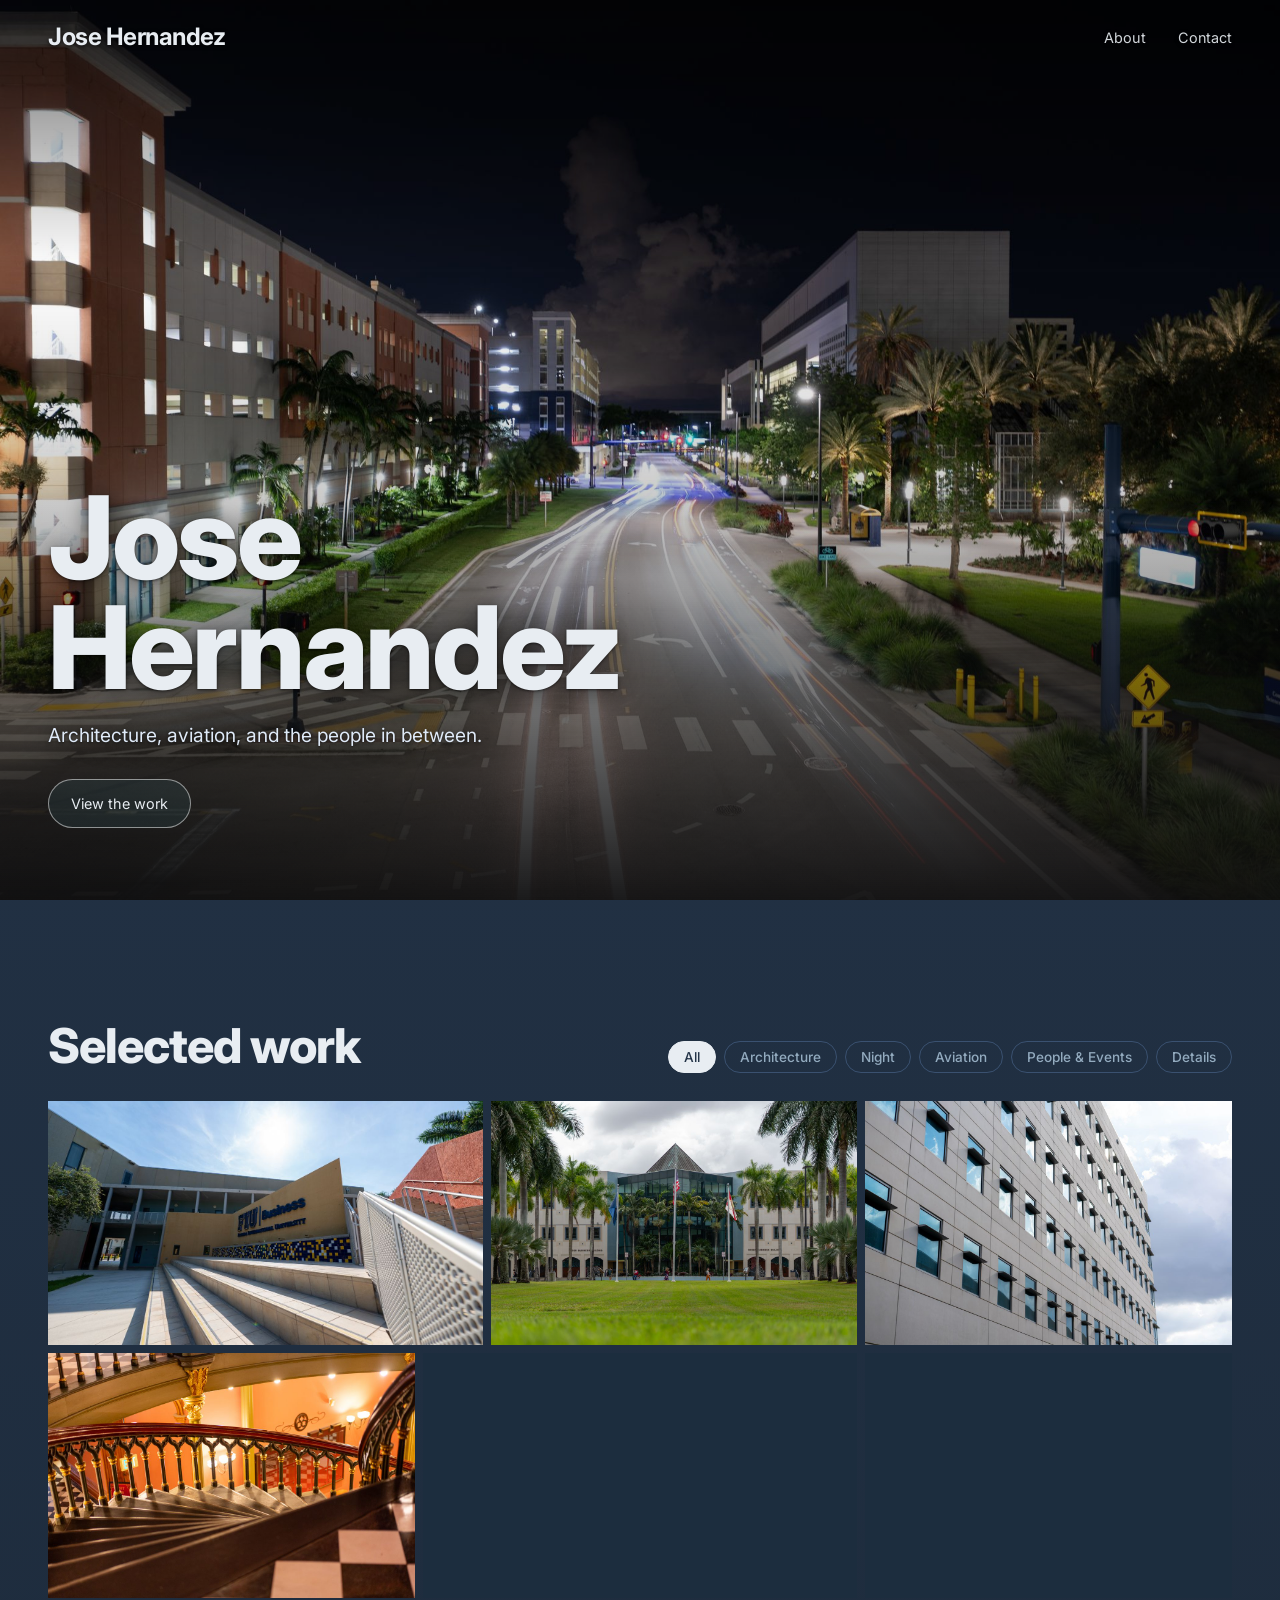
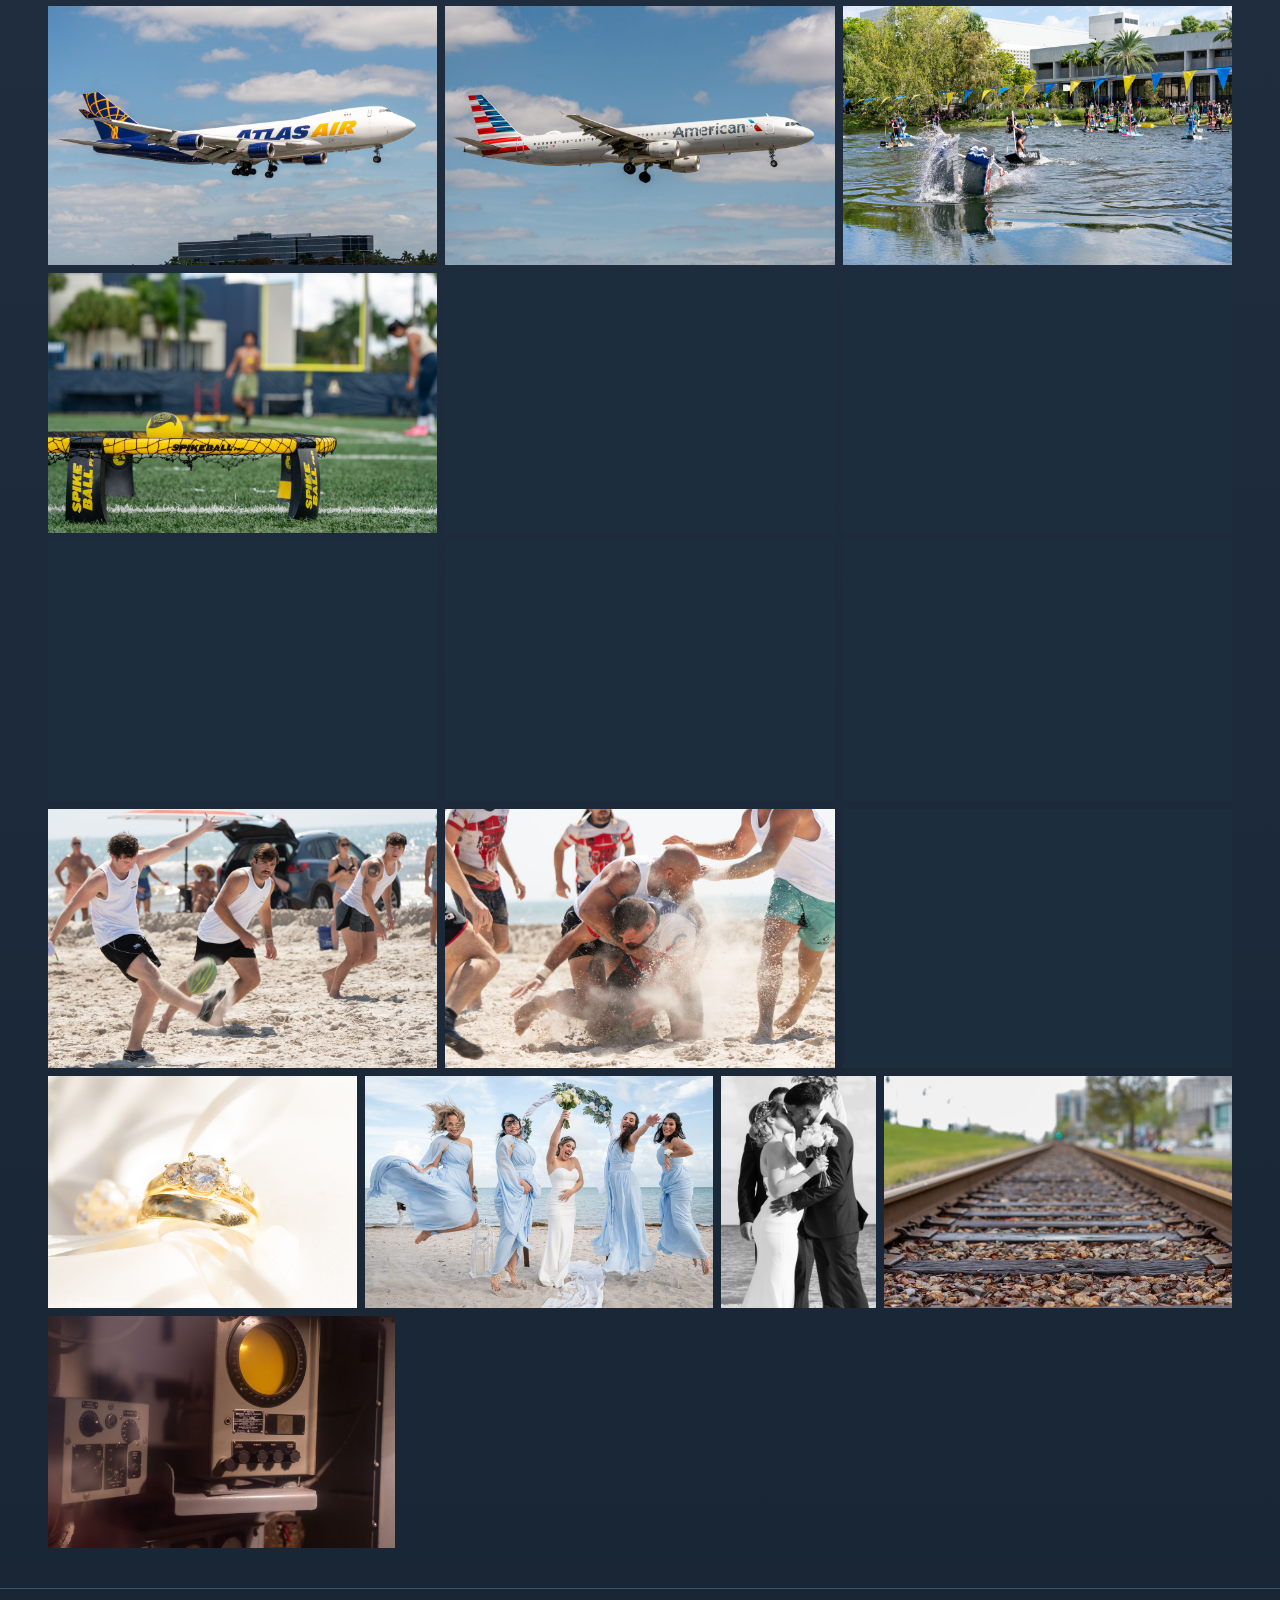
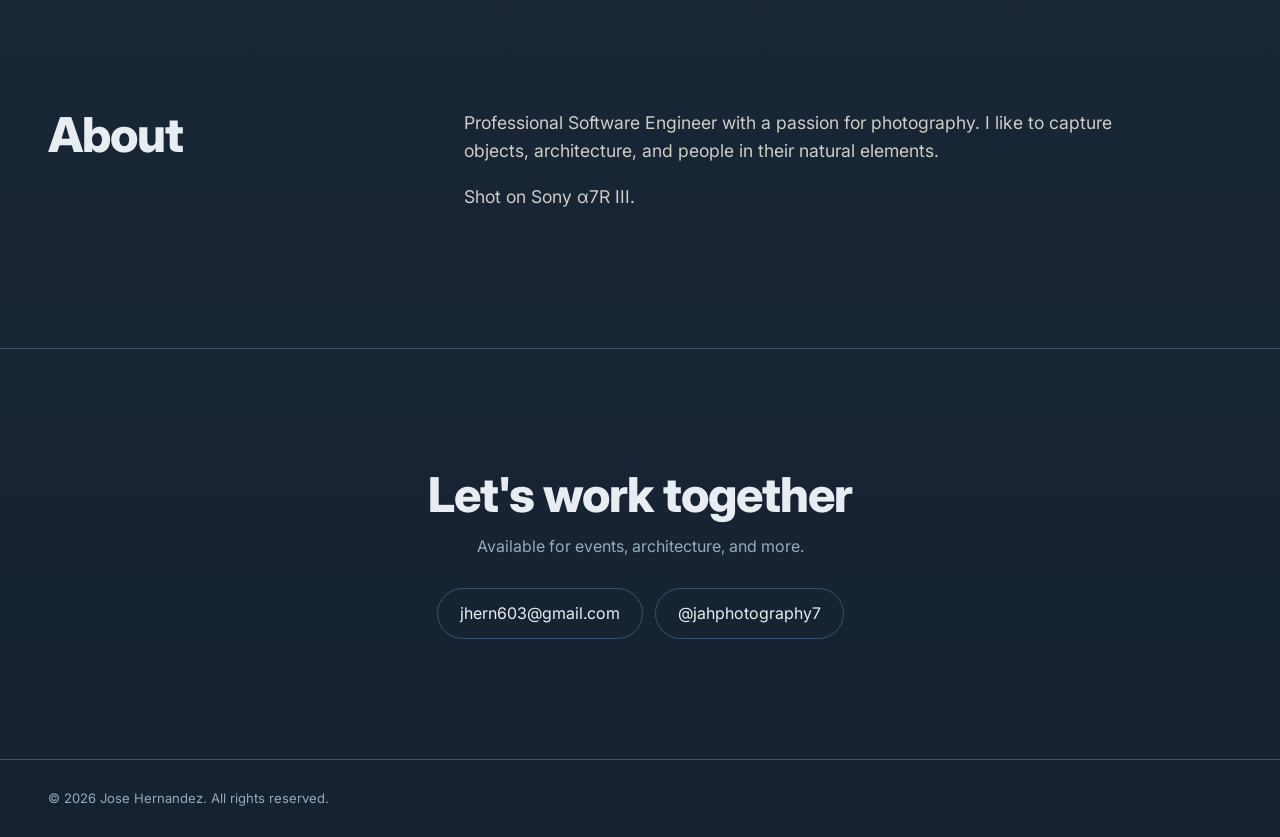
<file: index.html>
<!doctype html>
<html lang="en">
<head>
  <meta charset="utf-8">
  <meta name="viewport" content="width=device-width, initial-scale=1">
  <meta name="color-scheme" content="dark">
  <title>Jose Hernandez — Architecture, Aviation &amp; Event Photography</title>
  <meta name="description" content="Photography portfolio of Jose Hernandez: architecture, aviation, night scenes, weddings, and sports, with the camera settings behind each shot.">
  <meta name="author" content="Jose Hernandez">
  <meta name="theme-color" content="#243448">
  <meta name="robots" content="index, follow">
  <meta property="og:type" content="website">
  <meta property="og:site_name" content="Jose Hernandez Photography">
  <meta property="og:locale" content="en_US">
  <meta property="og:title" content="Jose Hernandez — Architecture, Aviation &amp; Event Photography">
  <meta property="og:description" content="Photography portfolio of Jose Hernandez: architecture, aviation, night scenes, weddings, and sports, with the camera settings behind each shot.">
  <meta property="og:url" content="https://photos.josehernandez.dev/">
  <meta name="twitter:card" content="summary_large_image">
  <meta name="twitter:title" content="Jose Hernandez — Architecture, Aviation &amp; Event Photography">
  <meta name="twitter:description" content="Photography portfolio of Jose Hernandez: architecture, aviation, night scenes, weddings, and sports, with the camera settings behind each shot.">
  <!-- build:social -->
  <meta property="og:image" content="https://photos.josehernandez.dev/img/thumb/dsc01164.jpg">
  <meta property="og:image:width" content="1200">
  <meta property="og:image:height" content="675">
  <meta property="og:image:alt" content="Campus After Dark by Jose Hernandez">
  <meta name="twitter:image" content="https://photos.josehernandez.dev/img/thumb/dsc01164.jpg">
  <meta name="twitter:image:alt" content="Campus After Dark by Jose Hernandez">
  <script type="application/ld+json">{"@context": "https://schema.org", "@type": "ImageGallery", "name": "Jose Hernandez Photography", "description": "Architecture, aviation, and the people in between.", "url": "https://photos.josehernandez.dev/", "inLanguage": "en", "author": {"@type": "Person", "name": "Jose Hernandez", "url": "https://josehernandez.dev/", "sameAs": ["https://instagram.com/jahphotography7"]}, "image": [{"@type": "ImageObject", "contentUrl": "https://photos.josehernandez.dev/img/large/dsc00184.jpg", "thumbnailUrl": "https://photos.josehernandez.dev/img/thumb/dsc00184.jpg", "name": "College of Business", "description": "Low-angle view of wide concrete steps and a perforated metal railing leading to the FIU College of Business, under a sunlit blue sky.", "creator": {"@type": "Person", "name": "Jose Hernandez", "url": "https://josehernandez.dev/", "sameAs": ["https://instagram.com/jahphotography7"]}, "creditText": "Jose Hernandez", "copyrightNotice": "© Jose Hernandez"}, {"@type": "ImageObject", "contentUrl": "https://photos.josehernandez.dev/img/large/dsc01559.jpg", "thumbnailUrl": "https://photos.josehernandez.dev/img/thumb/dsc01559.jpg", "name": "Ryder Business Building", "description": "Glass-fronted building with a pyramid roof and flagpoles, framed by tall palm trees across a green lawn.", "creator": {"@type": "Person", "name": "Jose Hernandez", "url": "https://josehernandez.dev/", "sameAs": ["https://instagram.com/jahphotography7"]}, "creditText": "Jose Hernandez", "copyrightNotice": "© Jose Hernandez"}, {"@type": "ImageObject", "contentUrl": "https://photos.josehernandez.dev/img/large/dsc02883.jpg", "thumbnailUrl": "https://photos.josehernandez.dev/img/thumb/dsc02883.jpg", "name": "Window Rhythm", "description": "Upward angle along a grey multi-storey facade with repeating rows of shaded windows against a cloudy sky.", "creator": {"@type": "Person", "name": "Jose Hernandez", "url": "https://josehernandez.dev/", "sameAs": ["https://instagram.com/jahphotography7"]}, "creditText": "Jose Hernandez", "copyrightNotice": "© Jose Hernandez"}, {"@type": "ImageObject", "contentUrl": "https://photos.josehernandez.dev/img/large/dsc07317.jpg", "thumbnailUrl": "https://photos.josehernandez.dev/img/thumb/dsc07317.jpg", "name": "Spiral Stair", "description": "Ornate spiral staircase with a wrought-iron and gold railing, curving above a checkered floor in warm orange light.", "creator": {"@type": "Person", "name": "Jose Hernandez", "url": "https://josehernandez.dev/", "sameAs": ["https://instagram.com/jahphotography7"]}, "creditText": "Jose Hernandez", "copyrightNotice": "© Jose Hernandez"}, {"@type": "ImageObject", "contentUrl": "https://photos.josehernandez.dev/img/large/dsc01164.jpg", "thumbnailUrl": "https://photos.josehernandez.dev/img/thumb/dsc01164.jpg", "name": "Campus After Dark", "description": "Long-exposure night view down an empty campus road, with white light trails between lit buildings and palm trees.", "creator": {"@type": "Person", "name": "Jose Hernandez", "url": "https://josehernandez.dev/", "sameAs": ["https://instagram.com/jahphotography7"]}, "creditText": "Jose Hernandez", "copyrightNotice": "© Jose Hernandez"}, {"@type": "ImageObject", "contentUrl": "https://photos.josehernandez.dev/img/large/dsc01713.jpg", "thumbnailUrl": "https://photos.josehernandez.dev/img/thumb/dsc01713.jpg", "name": "Panther on Watch", "description": "Bronze panther statue on a round stone base at night, in front of a brightly lit convocation center.", "creator": {"@type": "Person", "name": "Jose Hernandez", "url": "https://josehernandez.dev/", "sameAs": ["https://instagram.com/jahphotography7"]}, "creditText": "Jose Hernandez", "copyrightNotice": "© Jose Hernandez"}, {"@type": "ImageObject", "contentUrl": "https://photos.josehernandez.dev/img/large/dsc06287.jpg", "thumbnailUrl": "https://photos.josehernandez.dev/img/thumb/dsc06287.jpg", "name": "Atlas 747 on Final", "description": "Atlas Air Boeing 747 with its landing gear down on final approach, against a partly cloudy blue sky.", "creator": {"@type": "Person", "name": "Jose Hernandez", "url": "https://josehernandez.dev/", "sameAs": ["https://instagram.com/jahphotography7"]}, "creditText": "Jose Hernandez", "copyrightNotice": "© Jose Hernandez"}, {"@type": "ImageObject", "contentUrl": "https://photos.josehernandez.dev/img/large/dsc06305.jpg", "thumbnailUrl": "https://photos.josehernandez.dev/img/thumb/dsc06305.jpg", "name": "American A321", "description": "American Airlines Airbus A321 with its landing gear down, flying against a blue sky with scattered clouds.", "creator": {"@type": "Person", "name": "Jose Hernandez", "url": "https://josehernandez.dev/", "sameAs": ["https://instagram.com/jahphotography7"]}, "creditText": "Jose Hernandez", "copyrightNotice": "© Jose Hernandez"}, {"@type": "ImageObject", "contentUrl": "https://photos.josehernandez.dev/img/large/dsc05187.jpg", "thumbnailUrl": "https://photos.josehernandez.dev/img/thumb/dsc05187.jpg", "name": "Cardboard Regatta", "description": "Cardboard boat breaking apart in a splash on a campus lake, as other paddlers race and crowds watch under colorful pennants.", "creator": {"@type": "Person", "name": "Jose Hernandez", "url": "https://josehernandez.dev/", "sameAs": ["https://instagram.com/jahphotography7"]}, "creditText": "Jose Hernandez", "copyrightNotice": "© Jose Hernandez"}, {"@type": "ImageObject", "contentUrl": "https://photos.josehernandez.dev/img/large/dsc04282.jpg", "thumbnailUrl": "https://photos.josehernandez.dev/img/thumb/dsc04282.jpg", "name": "Spikeball", "description": "Yellow Spikeball net and ball at ground level on a turf field, with blurred players and a goalpost behind.", "creator": {"@type": "Person", "name": "Jose Hernandez", "url": "https://josehernandez.dev/", "sameAs": ["https://instagram.com/jahphotography7"]}, "creditText": "Jose Hernandez", "copyrightNotice": "© Jose Hernandez"}, {"@type": "ImageObject", "contentUrl": "https://photos.josehernandez.dev/img/large/dsc06600-1.jpg", "thumbnailUrl": "https://photos.josehernandez.dev/img/thumb/dsc06600-1.jpg", "name": "Whiteboard Session", "description": "Overhead view of two people at a table, one writing project notes directly on the whiteboard surface next to a laptop.", "creator": {"@type": "Person", "name": "Jose Hernandez", "url": "https://josehernandez.dev/", "sameAs": ["https://instagram.com/jahphotography7"]}, "creditText": "Jose Hernandez", "copyrightNotice": "© Jose Hernandez"}, {"@type": "ImageObject", "contentUrl": "https://photos.josehernandez.dev/img/large/dsc06619-1.jpg", "thumbnailUrl": "https://photos.josehernandez.dev/img/thumb/dsc06619-1.jpg", "name": "The Build", "description": "Person with sunglasses on their head concentrating as they assemble a small red frame by hand in a bright room.", "creator": {"@type": "Person", "name": "Jose Hernandez", "url": "https://josehernandez.dev/", "sameAs": ["https://instagram.com/jahphotography7"]}, "creditText": "Jose Hernandez", "copyrightNotice": "© Jose Hernandez"}, {"@type": "ImageObject", "contentUrl": "https://photos.josehernandez.dev/img/large/dsc01380.jpg", "thumbnailUrl": "https://photos.josehernandez.dev/img/thumb/dsc01380.jpg", "name": "The Blitz", "description": "Rugby player in black carrying the ball on a grass field, squaring up to a defender in a light blue striped jersey.", "creator": {"@type": "Person", "name": "Jose Hernandez", "url": "https://josehernandez.dev/", "sameAs": ["https://instagram.com/jahphotography7"]}, "creditText": "Jose Hernandez", "copyrightNotice": "© Jose Hernandez"}, {"@type": "ImageObject", "contentUrl": "https://photos.josehernandez.dev/img/large/dsc00017.jpg", "thumbnailUrl": "https://photos.josehernandez.dev/img/thumb/dsc00017.jpg", "name": "The Tackle", "description": "Rugby player in yellow sprinting away with the ball as tacklers in black and a teammate fall to the grass behind.", "creator": {"@type": "Person", "name": "Jose Hernandez", "url": "https://josehernandez.dev/", "sameAs": ["https://instagram.com/jahphotography7"]}, "creditText": "Jose Hernandez", "copyrightNotice": "© Jose Hernandez"}, {"@type": "ImageObject", "contentUrl": "https://photos.josehernandez.dev/img/large/dsc02885.jpg", "thumbnailUrl": "https://photos.josehernandez.dev/img/thumb/dsc02885.jpg", "name": "Spawnpoint", "description": "Player lying in the sand on a beach, looking up as other players' legs run past and kick up sand.", "creator": {"@type": "Person", "name": "Jose Hernandez", "url": "https://josehernandez.dev/", "sameAs": ["https://instagram.com/jahphotography7"]}, "creditText": "Jose Hernandez", "copyrightNotice": "© Jose Hernandez"}, {"@type": "ImageObject", "contentUrl": "https://photos.josehernandez.dev/img/large/dsc02804.jpg", "thumbnailUrl": "https://photos.josehernandez.dev/img/thumb/dsc02804.jpg", "name": "Flying Watermelon", "description": "Player on a beach kicking a watermelon like a rugby ball as two others watch, with parked cars and the sea behind.", "creator": {"@type": "Person", "name": "Jose Hernandez", "url": "https://josehernandez.dev/", "sameAs": ["https://instagram.com/jahphotography7"]}, "creditText": "Jose Hernandez", "copyrightNotice": "© Jose Hernandez"}, {"@type": "ImageObject", "contentUrl": "https://photos.josehernandez.dev/img/large/dsc02722.jpg", "thumbnailUrl": "https://photos.josehernandez.dev/img/thumb/dsc02722.jpg", "name": "Ball Drop", "description": "Beach rugby players crashing to the ground in a tackle, surrounded by a cloud of sand as teammates close in.", "creator": {"@type": "Person", "name": "Jose Hernandez", "url": "https://josehernandez.dev/", "sameAs": ["https://instagram.com/jahphotography7"]}, "creditText": "Jose Hernandez", "copyrightNotice": "© Jose Hernandez"}, {"@type": "ImageObject", "contentUrl": "https://photos.josehernandez.dev/img/large/dsc04749.jpg", "thumbnailUrl": "https://photos.josehernandez.dev/img/thumb/dsc04749.jpg", "name": "Mr & Mrs", "description": "Black and white photo of a round wedding table sign reading Mrs & Mr on sand, with a floral invitation card on top.", "creator": {"@type": "Person", "name": "Jose Hernandez", "url": "https://josehernandez.dev/", "sameAs": ["https://instagram.com/jahphotography7"]}, "creditText": "Jose Hernandez", "copyrightNotice": "© Jose Hernandez"}, {"@type": "ImageObject", "contentUrl": "https://photos.josehernandez.dev/img/large/dsc04775-edit.jpg", "thumbnailUrl": "https://photos.josehernandez.dev/img/thumb/dsc04775-edit.jpg", "name": "The Wedding Rings", "description": "Close-up of gold wedding rings, one set with three round diamonds, resting on soft ivory fabric beside pearls.", "creator": {"@type": "Person", "name": "Jose Hernandez", "url": "https://josehernandez.dev/", "sameAs": ["https://instagram.com/jahphotography7"]}, "creditText": "Jose Hernandez", "copyrightNotice": "© Jose Hernandez"}, {"@type": "ImageObject", "contentUrl": "https://photos.josehernandez.dev/img/large/dsc05376.jpg", "thumbnailUrl": "https://photos.josehernandez.dev/img/thumb/dsc05376.jpg", "name": "Celebration", "description": "Bride in a white dress holding her bouquet high on a beach while bridesmaids in light blue gowns jump and cheer beside her.", "creator": {"@type": "Person", "name": "Jose Hernandez", "url": "https://josehernandez.dev/", "sameAs": ["https://instagram.com/jahphotography7"]}, "creditText": "Jose Hernandez", "copyrightNotice": "© Jose Hernandez"}, {"@type": "ImageObject", "contentUrl": "https://photos.josehernandez.dev/img/large/dsc04949.jpg", "thumbnailUrl": "https://photos.josehernandez.dev/img/thumb/dsc04949.jpg", "name": "The Promised Kiss", "description": "Black and white photo of a bride and groom kissing at a beach ceremony, the bride holding a bouquet, the sea behind them.", "creator": {"@type": "Person", "name": "Jose Hernandez", "url": "https://josehernandez.dev/", "sameAs": ["https://instagram.com/jahphotography7"]}, "creditText": "Jose Hernandez", "copyrightNotice": "© Jose Hernandez"}, {"@type": "ImageObject", "contentUrl": "https://photos.josehernandez.dev/img/large/dsc07324.jpg", "thumbnailUrl": "https://photos.josehernandez.dev/img/thumb/dsc07324.jpg", "name": "Vanishing Point", "description": "Ground-level view along railroad tracks and gravel, converging into a blurred skyline in the distance.", "creator": {"@type": "Person", "name": "Jose Hernandez", "url": "https://josehernandez.dev/", "sameAs": ["https://instagram.com/jahphotography7"]}, "creditText": "Jose Hernandez", "copyrightNotice": "© Jose Hernandez"}, {"@type": "ImageObject", "contentUrl": "https://photos.josehernandez.dev/img/large/dsc07372.jpg", "thumbnailUrl": "https://photos.josehernandez.dev/img/thumb/dsc07372.jpg", "name": "Radar Scope", "description": "Vintage radar scope with a glowing amber screen and a control panel of black dials in a dim equipment room.", "creator": {"@type": "Person", "name": "Jose Hernandez", "url": "https://josehernandez.dev/", "sameAs": ["https://instagram.com/jahphotography7"]}, "creditText": "Jose Hernandez", "copyrightNotice": "© Jose Hernandez"}]}</script>
  <!-- /build:social -->
  <link rel="canonical" href="https://photos.josehernandez.dev/">
  <link rel="icon" type="image/svg+xml" href="favicon.svg">
  <link rel="preconnect" href="https://fonts.googleapis.com">
  <link rel="preconnect" href="https://fonts.gstatic.com" crossorigin>
  <link href="https://fonts.googleapis.com/css2?family=Inter:wght@400;500;600;700;800;900&display=swap" rel="stylesheet">
  <link rel="stylesheet" href="assets/style.css?v=8c003dc8bd">
</head>
<body>
  <a class="skip-link" href="#main-content">Skip to main content</a>
  <header class="topbar">
    <a class="brand" href="#main-content" data-site="name">Jose Hernandez</a>
    <nav aria-label="Main">
      <a href="https://josehernandez.dev/">About</a>
      <a href="mailto:jhern603@gmail.com">Contact</a>
    </nav>
  </header>

  <main id="main-content" tabindex="-1">
    <section class="hero">
      <!-- build:hero -->
      <img class="hero-img" id="hero-img" src="img/large/dsc01164.jpg" srcset="img/thumb/dsc01164.jpg 1200w, img/large/dsc01164.jpg 2400w" sizes="max(100vw, 178vh)" width="1200" height="675" alt="Long-exposure night view down an empty campus road, with white light trails between lit buildings and palm trees." fetchpriority="high">
      <!-- /build:hero -->
      <div class="hero-shade"></div>
      <div class="hero-text">
        <h1 data-site="name">Jose Hernandez</h1>
        <p class="tagline" data-site="tagline">Architecture, aviation, and the people in between.</p>
        <a class="cta" href="#work">View the work</a>
      </div>
    </section>

    <section id="work" class="work">
      <div class="work-head">
        <h2>Selected work</h2>
        <div class="filters" id="filters" role="group" aria-label="Filter photos by category"></div>
      </div>
      <p class="visually-hidden" id="gallery-status" role="status"></p>
      <div class="gallery" id="gallery"></div>
      <!-- build:noscript -->
        <noscript><ul class="noscript-gallery">
          <li><a href="img/large/dsc00184.jpg"><img src="img/thumb/dsc00184.jpg" alt="Low-angle view of wide concrete steps and a perforated metal railing leading to the FIU College of Business, under a sunlit blue sky." width="1200" height="675" loading="lazy" decoding="async">College of Business</a></li>
          <li><a href="img/large/dsc01559.jpg"><img src="img/thumb/dsc01559.jpg" alt="Glass-fronted building with a pyramid roof and flagpoles, framed by tall palm trees across a green lawn." width="1200" height="800" loading="lazy" decoding="async">Ryder Business Building</a></li>
          <li><a href="img/large/dsc02883.jpg"><img src="img/thumb/dsc02883.jpg" alt="Upward angle along a grey multi-storey facade with repeating rows of shaded windows against a cloudy sky." width="1200" height="800" loading="lazy" decoding="async">Window Rhythm</a></li>
          <li><a href="img/large/dsc07317.jpg"><img src="img/thumb/dsc07317.jpg" alt="Ornate spiral staircase with a wrought-iron and gold railing, curving above a checkered floor in warm orange light." width="1200" height="800" loading="lazy" decoding="async">Spiral Stair</a></li>
          <li><a href="img/large/dsc01164.jpg"><img src="img/thumb/dsc01164.jpg" alt="Long-exposure night view down an empty campus road, with white light trails between lit buildings and palm trees." width="1200" height="675" loading="lazy" decoding="async">Campus After Dark</a></li>
          <li><a href="img/large/dsc01713.jpg"><img src="img/thumb/dsc01713.jpg" alt="Bronze panther statue on a round stone base at night, in front of a brightly lit convocation center." width="1200" height="800" loading="lazy" decoding="async">Panther on Watch</a></li>
          <li><a href="img/large/dsc06287.jpg"><img src="img/thumb/dsc06287.jpg" alt="Atlas Air Boeing 747 with its landing gear down on final approach, against a partly cloudy blue sky." width="1200" height="800" loading="lazy" decoding="async">Atlas 747 on Final</a></li>
          <li><a href="img/large/dsc06305.jpg"><img src="img/thumb/dsc06305.jpg" alt="American Airlines Airbus A321 with its landing gear down, flying against a blue sky with scattered clouds." width="1200" height="800" loading="lazy" decoding="async">American A321</a></li>
          <li><a href="img/large/dsc05187.jpg"><img src="img/thumb/dsc05187.jpg" alt="Cardboard boat breaking apart in a splash on a campus lake, as other paddlers race and crowds watch under colorful pennants." width="1200" height="800" loading="lazy" decoding="async">Cardboard Regatta</a></li>
          <li><a href="img/large/dsc04282.jpg"><img src="img/thumb/dsc04282.jpg" alt="Yellow Spikeball net and ball at ground level on a turf field, with blurred players and a goalpost behind." width="1200" height="800" loading="lazy" decoding="async">Spikeball</a></li>
          <li><a href="img/large/dsc06600-1.jpg"><img src="img/thumb/dsc06600-1.jpg" alt="Overhead view of two people at a table, one writing project notes directly on the whiteboard surface next to a laptop." width="1200" height="800" loading="lazy" decoding="async">Whiteboard Session</a></li>
          <li><a href="img/large/dsc06619-1.jpg"><img src="img/thumb/dsc06619-1.jpg" alt="Person with sunglasses on their head concentrating as they assemble a small red frame by hand in a bright room." width="1200" height="800" loading="lazy" decoding="async">The Build</a></li>
          <li><a href="img/large/dsc01380.jpg"><img src="img/thumb/dsc01380.jpg" alt="Rugby player in black carrying the ball on a grass field, squaring up to a defender in a light blue striped jersey." width="1200" height="800" loading="lazy" decoding="async">The Blitz</a></li>
          <li><a href="img/large/dsc00017.jpg"><img src="img/thumb/dsc00017.jpg" alt="Rugby player in yellow sprinting away with the ball as tacklers in black and a teammate fall to the grass behind." width="1200" height="800" loading="lazy" decoding="async">The Tackle</a></li>
          <li><a href="img/large/dsc02885.jpg"><img src="img/thumb/dsc02885.jpg" alt="Player lying in the sand on a beach, looking up as other players&#x27; legs run past and kick up sand." width="1200" height="800" loading="lazy" decoding="async">Spawnpoint</a></li>
          <li><a href="img/large/dsc02804.jpg"><img src="img/thumb/dsc02804.jpg" alt="Player on a beach kicking a watermelon like a rugby ball as two others watch, with parked cars and the sea behind." width="1200" height="800" loading="lazy" decoding="async">Flying Watermelon</a></li>
          <li><a href="img/large/dsc02722.jpg"><img src="img/thumb/dsc02722.jpg" alt="Beach rugby players crashing to the ground in a tackle, surrounded by a cloud of sand as teammates close in." width="1200" height="800" loading="lazy" decoding="async">Ball Drop</a></li>
          <li><a href="img/large/dsc04749.jpg"><img src="img/thumb/dsc04749.jpg" alt="Black and white photo of a round wedding table sign reading Mrs &amp; Mr on sand, with a floral invitation card on top." width="1200" height="800" loading="lazy" decoding="async">Mr &amp; Mrs</a></li>
          <li><a href="img/large/dsc04775-edit.jpg"><img src="img/thumb/dsc04775-edit.jpg" alt="Close-up of gold wedding rings, one set with three round diamonds, resting on soft ivory fabric beside pearls." width="1200" height="900" loading="lazy" decoding="async">The Wedding Rings</a></li>
          <li><a href="img/large/dsc05376.jpg"><img src="img/thumb/dsc05376.jpg" alt="Bride in a white dress holding her bouquet high on a beach while bridesmaids in light blue gowns jump and cheer beside her." width="1200" height="800" loading="lazy" decoding="async">Celebration</a></li>
          <li><a href="img/large/dsc04949.jpg"><img src="img/thumb/dsc04949.jpg" alt="Black and white photo of a bride and groom kissing at a beach ceremony, the bride holding a bouquet, the sea behind them." width="800" height="1200" loading="lazy" decoding="async">The Promised Kiss</a></li>
          <li><a href="img/large/dsc07324.jpg"><img src="img/thumb/dsc07324.jpg" alt="Ground-level view along railroad tracks and gravel, converging into a blurred skyline in the distance." width="1200" height="800" loading="lazy" decoding="async">Vanishing Point</a></li>
          <li><a href="img/large/dsc07372.jpg"><img src="img/thumb/dsc07372.jpg" alt="Vintage radar scope with a glowing amber screen and a control panel of black dials in a dim equipment room." width="1200" height="800" loading="lazy" decoding="async">Radar Scope</a></li>
        </ul></noscript>
      <!-- /build:noscript -->
    </section>

    <section id="about" class="about">
      <h2>About</h2>
      <div class="about-body">
        <p>Professional Software Engineer with a passion for photography. I like to capture objects, architecture, and people in their natural elements.</p>
        <p>Shot on <span id="gear">Sony mirrorless</span>.</p>
      </div>
    </section>

    <section id="contact" class="contact">
      <h2>Let's work together</h2>
      <p>Available for events, architecture, and more.</p>
      <div class="contact-links">
        <!-- build:contact -->
        <a href="mailto:jhern603@gmail.com">jhern603@gmail.com</a>
        <a href="https://instagram.com/jahphotography7" target="_blank" rel="noopener">@jahphotography7<span class="visually-hidden"> on Instagram (opens in a new tab)</span></a>
        <!-- /build:contact -->
      </div>
    </section>
  </main>

  <footer class="footer">
    <span>&copy; <span id="year">2026</span> <span data-site="name">Jose Hernandez</span>. All rights reserved.</span>
  </footer>

  <dialog class="lightbox" id="lightbox" aria-label="Photo viewer">
    <button class="lb-close" data-action="close" aria-label="Close">&times;</button>
    <button class="lb-nav lb-prev" data-action="prev" aria-label="Previous photo">&#8249;</button>
    <figure class="lb-figure">
      <img id="lb-img" alt="">
      <figcaption>
        <div aria-live="polite">
          <span class="visually-hidden" id="lb-position"></span>
          <span class="lb-title" id="lb-title"></span>
          <span class="lb-cat" id="lb-cat"></span>
        </div>
        <div class="lb-exif" id="lb-exif"></div>
      </figcaption>
    </figure>
    <button class="lb-nav lb-next" data-action="next" aria-label="Next photo">&#8250;</button>
  </dialog>

  <script src="photos.js?v=e43e3db528"></script>
  <script src="assets/app.js?v=1697d8c5d6"></script>
</body>
</html>
</file>
<file: assets/style.css>
:root {
  --bg: #243448;
  --surface: #1c2d3e;
  --text: #e8edf2;
  --muted: #93abbf;
  --line: #3a5170;
  --accent: #5bb8d4;
  --row: clamp(160px, 18vw, 320px);
  --gap: 8px;
  --sans: "Inter", system-ui, -apple-system, "Segoe UI", sans-serif;
}

* { box-sizing: border-box; }
html { scroll-behavior: smooth; scroll-padding-top: 88px; }
body {
  margin: 0;
  background: linear-gradient(180deg, #243448 0%, #162230 100%);
  color: var(--text);
  font: 400 16px/1.6 var(--sans);
  -webkit-font-smoothing: antialiased;
}
a { color: inherit; }
img { display: block; max-width: 100%; }
h1, h2 { font-family: var(--sans); font-weight: 800; letter-spacing: -0.02em; margin: 0; }
h2 { font-size: clamp(2rem, 4vw, 3rem); line-height: 1.1; }
button, input { font: inherit; }

.skip-link {
  position: absolute;
  left: 24px;
  top: -100px;
  z-index: 30;
  background: var(--surface);
  color: var(--text);
  border: 1px solid var(--accent);
  border-radius: 8px;
  padding: 10px 14px;
  text-decoration: none;
}
.skip-link:focus { top: 12px; }
:focus-visible { outline: 2px solid var(--accent); outline-offset: 3px; }
/* <main> only takes focus programmatically, as the skip link's target */
main:focus { outline: none; }

.visually-hidden {
  position: absolute; width: 1px; height: 1px; margin: -1px;
  overflow: hidden; clip-path: inset(50%); white-space: nowrap;
}

/* Top bar */
.topbar {
  position: fixed; inset: 0 0 auto 0; z-index: 10;
  display: flex; align-items: center; justify-content: space-between;
  padding: 18px clamp(16px, 4vw, 48px);
  transition: background .3s, backdrop-filter .3s;
}
.topbar.scrolled { background: rgba(14,14,15,.82); backdrop-filter: blur(10px); border-bottom: 1px solid var(--line); }
.brand { font-family: var(--sans); font-size: 1.5rem; font-weight: 700; text-decoration: none; letter-spacing: -0.02em; }
.topbar nav { display: flex; gap: clamp(14px, 3vw, 32px); }
/* Sits on top of a photo until scrolled, so it can't rely on a known background */
.topbar:not(.scrolled) a { text-shadow: 0 1px 4px rgba(0,0,0,.8); }
.topbar nav a { text-decoration: none; font-size: .9rem; padding-block: 8px; opacity: .9; transition: opacity .2s; }
.topbar nav a:hover, .topbar nav a:focus-visible { opacity: 1; text-decoration: underline; text-underline-offset: 4px; }

/* Hero */
.hero { position: relative; height: 100svh; min-height: 520px; overflow: hidden; }
.hero-img { position: absolute; inset: 0; width: 100%; height: 100%; object-fit: cover; transform: scale(1.04); animation: settle 2.4s ease-out forwards; }
@keyframes settle { to { transform: scale(1); } }
.hero-shade { position: absolute; inset: 0; background: linear-gradient(180deg, rgba(0,0,0,.6) 0%, rgba(0,0,0,0) 30%, rgba(0,0,0,.2) 55%, rgba(14,14,15,.95) 100%); }
.hero-text { position: absolute; left: 0; right: 0; bottom: 0; padding: 0 clamp(16px, 4vw, 48px) clamp(40px, 8vh, 88px); max-width: 900px; }
.eyebrow { text-transform: uppercase; letter-spacing: .2em; font-size: .75rem; color: var(--accent); margin: 0 0 12px; }
/* The text can land on bright parts of the photo */
.hero-text h1, .hero-text .tagline { text-shadow: 0 1px 3px rgba(0,0,0,.6), 0 2px 24px rgba(0,0,0,.6); }
.hero h1 { font-size: clamp(3rem, 9vw, 7.5rem); line-height: .95; }
.tagline { font-size: clamp(1rem, 1.6vw, 1.2rem); color: #dfeaf8; margin: 18px 0 28px; max-width: 34em; }
.cta {
  display: inline-block; padding: 12px 22px; border: 1px solid rgba(255,255,255,.5); border-radius: 999px;
  text-decoration: none; font-size: .9rem; transition: background .2s, color .2s, border-color .2s;
  background: rgba(91, 184, 212, 0.08);
}
.cta:hover { background: var(--text); color: var(--bg); border-color: var(--text); }

/* Work */
.work { padding: clamp(64px, 10vw, 120px) clamp(16px, 4vw, 48px) 40px; }
.work-head { display: flex; flex-wrap: wrap; align-items: end; justify-content: space-between; gap: 20px; margin-bottom: 28px; }
.filters { display: flex; flex-wrap: wrap; gap: 8px; }
.filters button {
  font: 500 .85rem var(--sans); color: var(--muted); background: transparent;
  border: 1px solid var(--line); border-radius: 999px; padding: 7px 15px; cursor: pointer;
  transition: color .2s, border-color .2s, background .2s;
}
.filters button:hover { color: var(--text); border-color: #55555b; }
.filters button[aria-pressed="true"] { color: var(--bg); background: var(--text); border-color: var(--text); }

/* Justified gallery: each tile grows in proportion to its aspect ratio */
.gallery { display: flex; flex-wrap: wrap; gap: var(--gap); }
.gallery::after { content: ""; flex-grow: 999; }
.tile {
  position: relative; overflow: hidden; cursor: zoom-in; background: var(--surface);
  flex-grow: var(--r); flex-basis: calc(var(--r) * var(--row));
  aspect-ratio: var(--r); border: 0; padding: 0; color: inherit; font: inherit;
  opacity: 0; transform: translateY(12px); transition: opacity .6s ease, transform .6s ease;
}
.tile.in { opacity: 1; transform: none; }
.tile img { width: 100%; height: 100%; object-fit: cover; transition: transform .6s ease, filter .4s; }
.tile:hover img, .tile:focus-visible img { transform: scale(1.03); }
.tile-cap {
  position: absolute; inset: auto 0 0 0; padding: 36px 14px 12px; text-align: left;
  background: linear-gradient(transparent, rgba(0,0,0,.85) 45%);
  opacity: 0; transition: opacity .3s;
}
.tile:hover .tile-cap, .tile:focus-visible .tile-cap { opacity: 1; }
.tile-cap strong { display: block; font-weight: 500; font-size: .95rem; }
.tile-cap span { font-size: .78rem; color: #cfcdc7; }
.tile:focus-visible { outline: 2px solid var(--accent); outline-offset: 2px; }

/* Shown only when JavaScript is off */
.noscript-gallery { list-style: none; margin: 0; padding: 0; display: grid; grid-template-columns: repeat(auto-fill, minmax(min(280px, 100%), 1fr)); gap: var(--gap); }
.noscript-gallery img { width: 100%; height: auto; }
.noscript-gallery a { display: block; }

/* Error page */
.not-found { min-height: 100svh; display: flex; flex-direction: column; justify-content: center; align-items: flex-start; gap: 20px; padding: 96px clamp(16px, 4vw, 48px); }
.not-found h1 { font-size: clamp(2.5rem, 7vw, 5rem); line-height: 1; }
.not-found p { margin: 0; color: var(--muted); }

/* About / contact */
.about, .contact { padding: clamp(64px, 10vw, 120px) clamp(16px, 4vw, 48px); border-top: 1px solid var(--line); }
.about { display: grid; grid-template-columns: 1fr 2fr; gap: 32px; }
.about-body { max-width: 38em; color: #cfcdc7; font-size: 1.1rem; }
.about-body p:first-child { margin-top: 0; }
.contact { text-align: center; }
.contact p { color: var(--muted); margin: 12px 0 28px; }
.contact-links { display: flex; justify-content: center; flex-wrap: wrap; gap: 12px; }
.contact-links a { display: inline-block; padding: 12px 22px; border: 1px solid var(--line); border-radius: 999px; text-decoration: none; transition: border-color .2s, background .2s; }
.contact-links a:hover { border-color: var(--text); }
.footer { padding: 28px clamp(16px, 4vw, 48px); border-top: 1px solid var(--line); color: var(--muted); font-size: .82rem; }

/* Lightbox */
.lightbox {
  width: 100vw; height: 100vh; height: 100dvh; max-width: none; max-height: none; margin: 0; padding: 0;
  border: 0; background: rgba(8,8,9,.97); color: var(--text);
  display: grid; grid-template-columns: 64px 1fr 64px; align-items: center;
}
.lightbox:not([open]) { display: none; }
.lightbox::backdrop { background: transparent; }
.lb-figure { margin: 0; height: 100vh; height: 100dvh; display: flex; flex-direction: column; justify-content: center; align-items: center; padding: 56px 0 20px; min-width: 0; }
.lb-figure img { max-height: calc(100vh - 150px); max-height: calc(100dvh - 150px); max-width: 100%; object-fit: contain; transition: opacity .25s; }
.lb-figure img.loading { opacity: .25; }
.lb-figure figcaption { width: 100%; display: flex; justify-content: space-between; align-items: baseline; flex-wrap: wrap; gap: 8px 24px; padding-top: 16px; }
.lb-title { font-family: var(--sans); font-weight: 700; font-size: 1.6rem; margin-right: 12px; }
.lb-cat { color: var(--accent); font-size: .8rem; text-transform: uppercase; letter-spacing: .14em; }
.lb-exif { display: flex; flex-wrap: wrap; gap: 6px 16px; color: var(--muted); font-size: .82rem; font-variant-numeric: tabular-nums; }
.lb-nav, .lb-close {
  background: none; border: 0; color: var(--text); cursor: pointer; opacity: .6; transition: opacity .2s;
  font: 300 3rem/1 var(--sans); height: 100%; width: 100%;
}
.lb-nav:hover, .lb-close:hover { opacity: 1; }
.lb-close { position: absolute; top: 12px; right: 16px; width: 44px; height: 44px; font-size: 2.2rem; z-index: 2; }

@media (max-width: 760px) {
  :root { --row: 150px; --gap: 6px; }
  .about { grid-template-columns: 1fr; gap: 16px; }
  /* Nav buttons are absolutely positioned here, so the figure is the only grid item */
  .lightbox { grid-template-columns: 1fr; }
  .lb-nav {
    position: absolute; top: 50%; transform: translateY(-50%); width: 44px; height: 44px; font-size: 2rem;
    display: grid; place-items: center; padding: 0 0 4px; border-radius: 50%;
    background: rgba(14,14,15,.55); backdrop-filter: blur(4px); opacity: .9;
  }
  .lb-prev { left: 6px; } .lb-next { right: 6px; }
  .lb-figure { padding: 56px 12px 16px; }
  .tile-cap { opacity: 1; padding: 24px 10px 8px; }
  .tile-cap span { display: none; }
}

@media (max-width: 380px) {
  .brand { font-size: 1.2rem; white-space: nowrap; }
}

@media (prefers-reduced-motion: reduce) {
  html { scroll-behavior: auto; }
  *, *::before, *::after { animation: none !important; transition: none !important; }
  .tile { opacity: 1; transform: none; }
}
</file>
